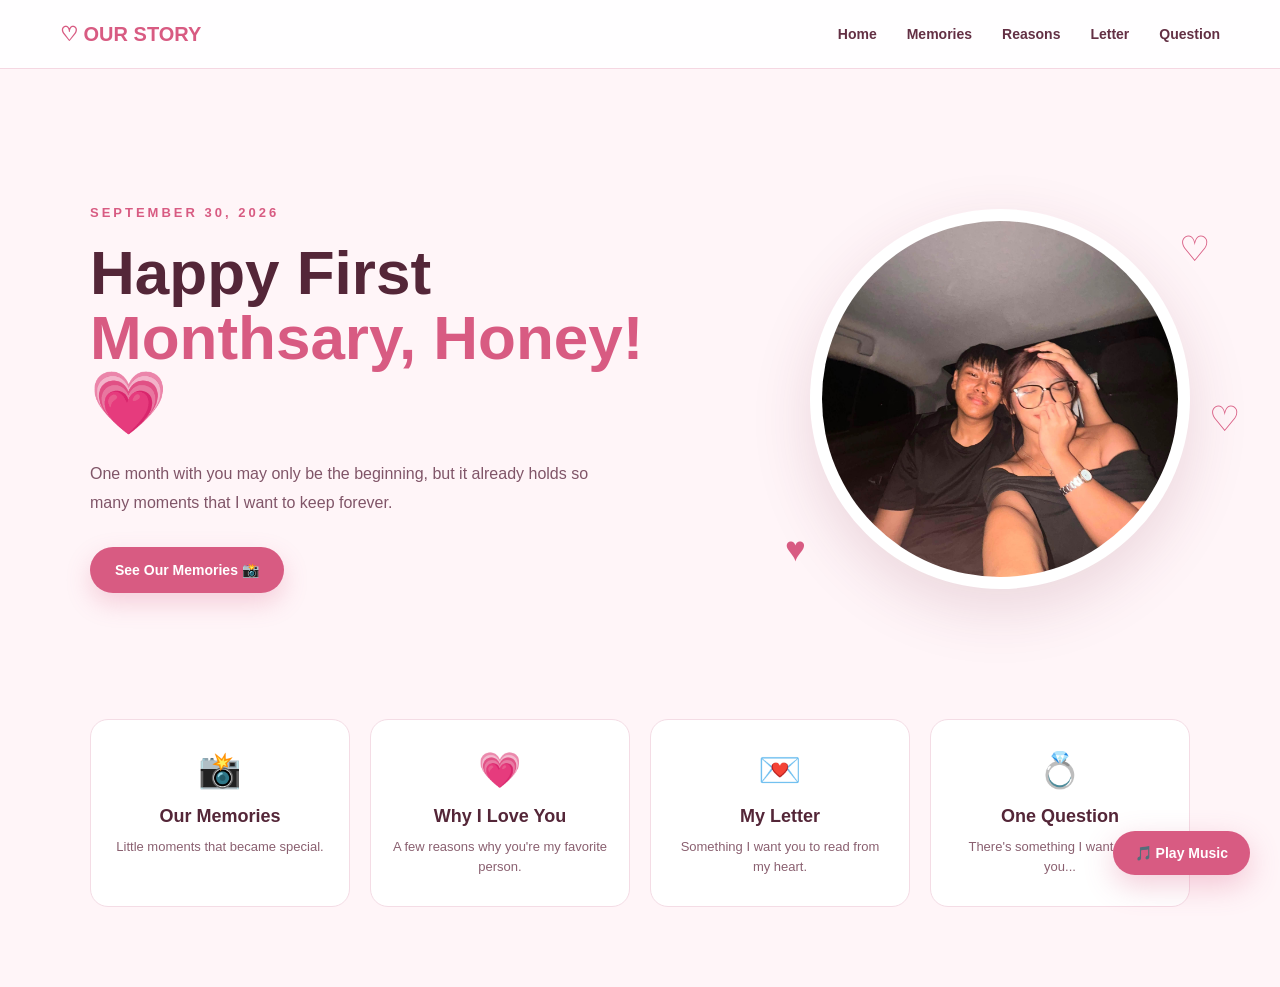
<file: index.html>
<!DOCTYPE html>
<html lang="en">
<head>
    <meta charset="UTF-8">
    <meta name="viewport" content="width=device-width, initial-scale=1.0">
    <title>Our Story 💗</title>
    <link rel="stylesheet" href="style.css">
</head>

<body>

    <nav class="navbar">

        <div class="logo">
            ♡ OUR STORY
        </div>

        <div class="nav-links">
            <a href="home.html">Home</a>
            <a href="memories.html">Memories</a>
            <a href="reasons.html">Reasons</a>
            <a href="letter.html">Letter</a>
            <a href="question.html">Question</a>
        </div>

    </nav>


    <main class="home-page">

        <section class="hero">

            <div class="hero-text">

                <p class="little-title">
                    SEPTEMBER 30, 2026
                </p>

                <h1>
                    Happy First<br>
                    <span>Monthsary, Honey!</span> 💗
                </h1>

                <p class="hero-description">
                    One month with you may only be the beginning,
                    but it already holds so many moments that I
                    want to keep forever.
                </p>

                <a href="memories.html" class="main-button">
                    See Our Memories 📸
                </a>

            </div>


            <div class="hero-photo">

                <div class="circle-photo">
                    <img src="Images/photo1.jpg" alt="Our photo">
                </div>

                <div class="floating-heart heart-one">♡</div>
                <div class="floating-heart heart-two">♥</div>
                <div class="floating-heart heart-three">♡</div>

            </div>

        </section>


        <section class="home-cards">

            <a href="memories.html" class="home-card">
                <div class="card-icon">📸</div>
                <h2>Our Memories</h2>
                <p>Little moments that became special.</p>
            </a>

            <a href="reasons.html" class="home-card">
                <div class="card-icon">💗</div>
                <h2>Why I Love You</h2>
                <p>A few reasons why you're my favorite person.</p>
            </a>

            <a href="letter.html" class="home-card">
                <div class="card-icon">💌</div>
                <h2>My Letter</h2>
                <p>Something I want you to read from my heart.</p>
            </a>

            <a href="question.html" class="home-card">
                <div class="card-icon">💍</div>
                <h2>One Question</h2>
                <p>There's something I want to ask you...</p>
            </a>

        </section>

    </main>


    <!-- MUSIC -->
    <audio id="bgMusic" loop preload="auto">
        <source src="music/music.mp3" type="audio/mpeg">
    </audio>

    <button class="music-button" id="musicButton" onclick="toggleMusic()">
        🎵 Play Music
    </button>


    <script src="script.js"></script>

</body>
</html>
</file>
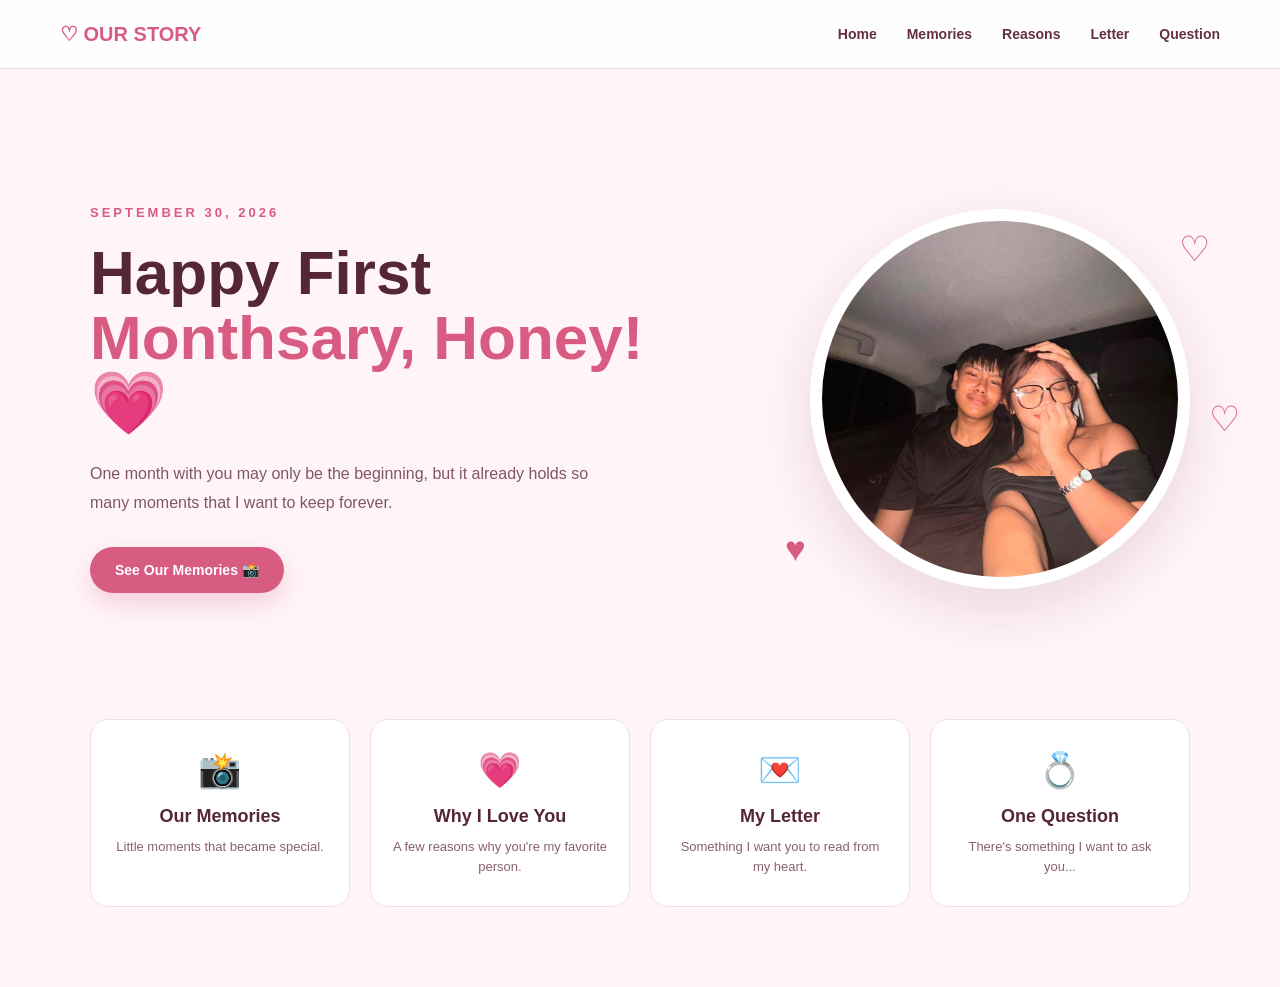
<file: home.html>
<!DOCTYPE html>
<html lang="en">
<head>
    <meta charset="UTF-8">
    <meta name="viewport" content="width=device-width, initial-scale=1.0">
    <title>Our Story 💗</title>
    <link rel="stylesheet" href="style.css">
</head>

<body>

    <nav class="navbar">

        <div class="logo">
            ♡ OUR STORY
        </div>

        <div class="nav-links">
            <a href="home.html">Home</a>
            <a href="memories.html">Memories</a>
            <a href="reasons.html">Reasons</a>
            <a href="letter.html">Letter</a>
            <a href="question.html">Question</a>
        </div>

    </nav>


    <main class="home-page">

        <section class="hero">

            <div class="hero-text">

                <p class="little-title">
                    SEPTEMBER 30, 2026
                </p>

                <h1>
                    Happy First<br>
                    <span>Monthsary, Honey!</span> 💗
                </h1>

                <p class="hero-description">
                    One month with you may only be the beginning,
                    but it already holds so many moments that I
                    want to keep forever.
                </p>

                <a href="memories.html" class="main-button">
                    See Our Memories 📸
                </a>

            </div>


            <div class="hero-photo">

                <div class="circle-photo">
                    <img src="Images/photo1.jpg" alt="Our photo">
                </div>

                <div class="floating-heart heart-one">♡</div>
                <div class="floating-heart heart-two">♥</div>
                <div class="floating-heart heart-three">♡</div>

            </div>

        </section>


        <section class="home-cards">

            <a href="memories.html" class="home-card">
                <div class="card-icon">📸</div>
                <h2>Our Memories</h2>
                <p>Little moments that became special.</p>
            </a>


            <a href="reasons.html" class="home-card">
                <div class="card-icon">💗</div>
                <h2>Why I Love You</h2>
                <p>A few reasons why you're my favorite person.</p>
            </a>


            <a href="letter.html" class="home-card">
                <div class="card-icon">💌</div>
                <h2>My Letter</h2>
                <p>Something I want you to read from my heart.</p>
            </a>


            <a href="question.html" class="home-card">
                <div class="card-icon">💍</div>
                <h2>One Question</h2>
                <p>There's something I want to ask you...</p>
            </a>

        </section>

    </main>

</body>
</html>
</file>
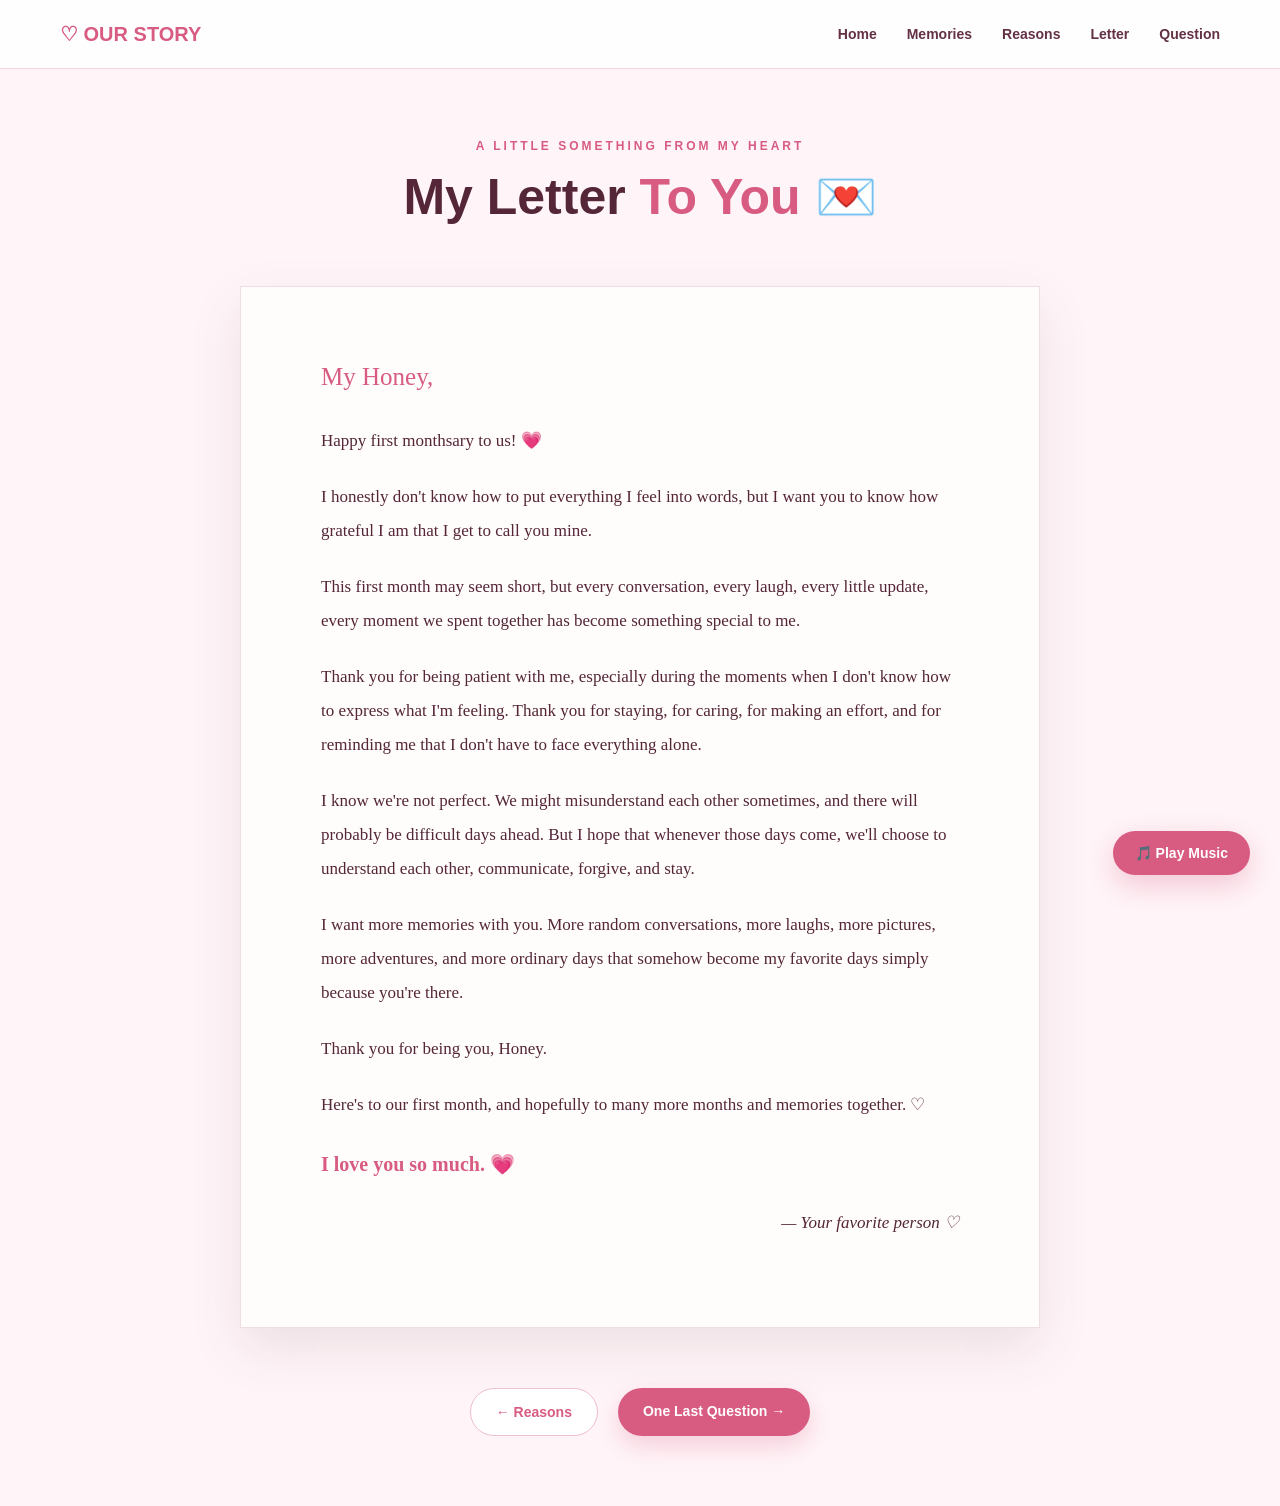
<file: letter.html>
<!DOCTYPE html>
<html lang="en">
<head>
    <meta charset="UTF-8">
    <meta name="viewport" content="width=device-width, initial-scale=1.0">
    <title>My Letter To You 💌</title>
    <link rel="stylesheet" href="style.css">
</head>

<body>

    <nav class="navbar">

        <div class="logo">
            ♡ OUR STORY
        </div>

        <div class="nav-links">
            <a href="home.html">Home</a>
            <a href="memories.html">Memories</a>
            <a href="reasons.html">Reasons</a>
            <a href="letter.html">Letter</a>
            <a href="question.html">Question</a>
        </div>

    </nav>


    <main class="page letter-page">

        <div class="page-heading">

            <p>A LITTLE SOMETHING FROM MY HEART</p>

            <h1>
                My Letter <span>To You</span> 💌
            </h1>

        </div>


        <article class="love-letter">

            <p class="letter-greeting">
                My Honey,
            </p>

            <p>
                Happy first monthsary to us! 💗
            </p>

            <p>
                I honestly don't know how to put everything I feel
                into words, but I want you to know how grateful I am
                that I get to call you mine.
            </p>

            <p>
                This first month may seem short, but every conversation,
                every laugh, every little update, every moment we spent
                together has become something special to me.
            </p>

            <p>
                Thank you for being patient with me, especially during
                the moments when I don't know how to express what I'm
                feeling. Thank you for staying, for caring, for making
                an effort, and for reminding me that I don't have to
                face everything alone.
            </p>

            <p>
                I know we're not perfect. We might misunderstand each
                other sometimes, and there will probably be difficult
                days ahead. But I hope that whenever those days come,
                we'll choose to understand each other, communicate,
                forgive, and stay.
            </p>

            <p>
                I want more memories with you. More random conversations,
                more laughs, more pictures, more adventures, and more
                ordinary days that somehow become my favorite days
                simply because you're there.
            </p>

            <p>
                Thank you for being you, Honey.
            </p>

            <p>
                Here's to our first month, and hopefully to many more
                months and memories together. ♡
            </p>

            <p class="letter-ending">
                I love you so much. 💗
            </p>

            <p class="signature">
                — Your favorite person ♡
            </p>

        </article>


        <div class="page-navigation">

            <a href="reasons.html" class="secondary-button">
                ← Reasons
            </a>

            <a href="question.html" class="main-button">
                One Last Question →
            </a>

        </div>

    </main>


    <!-- MUSIC -->
    <audio id="bgMusic" loop preload="auto">
        <source src="music/music.mp3" type="audio/mpeg">
    </audio>

    <button class="music-button" id="musicButton" onclick="toggleMusic()">
        🎵 Play Music
    </button>


    <script src="script.js"></script>

</body>
</html>
</file>
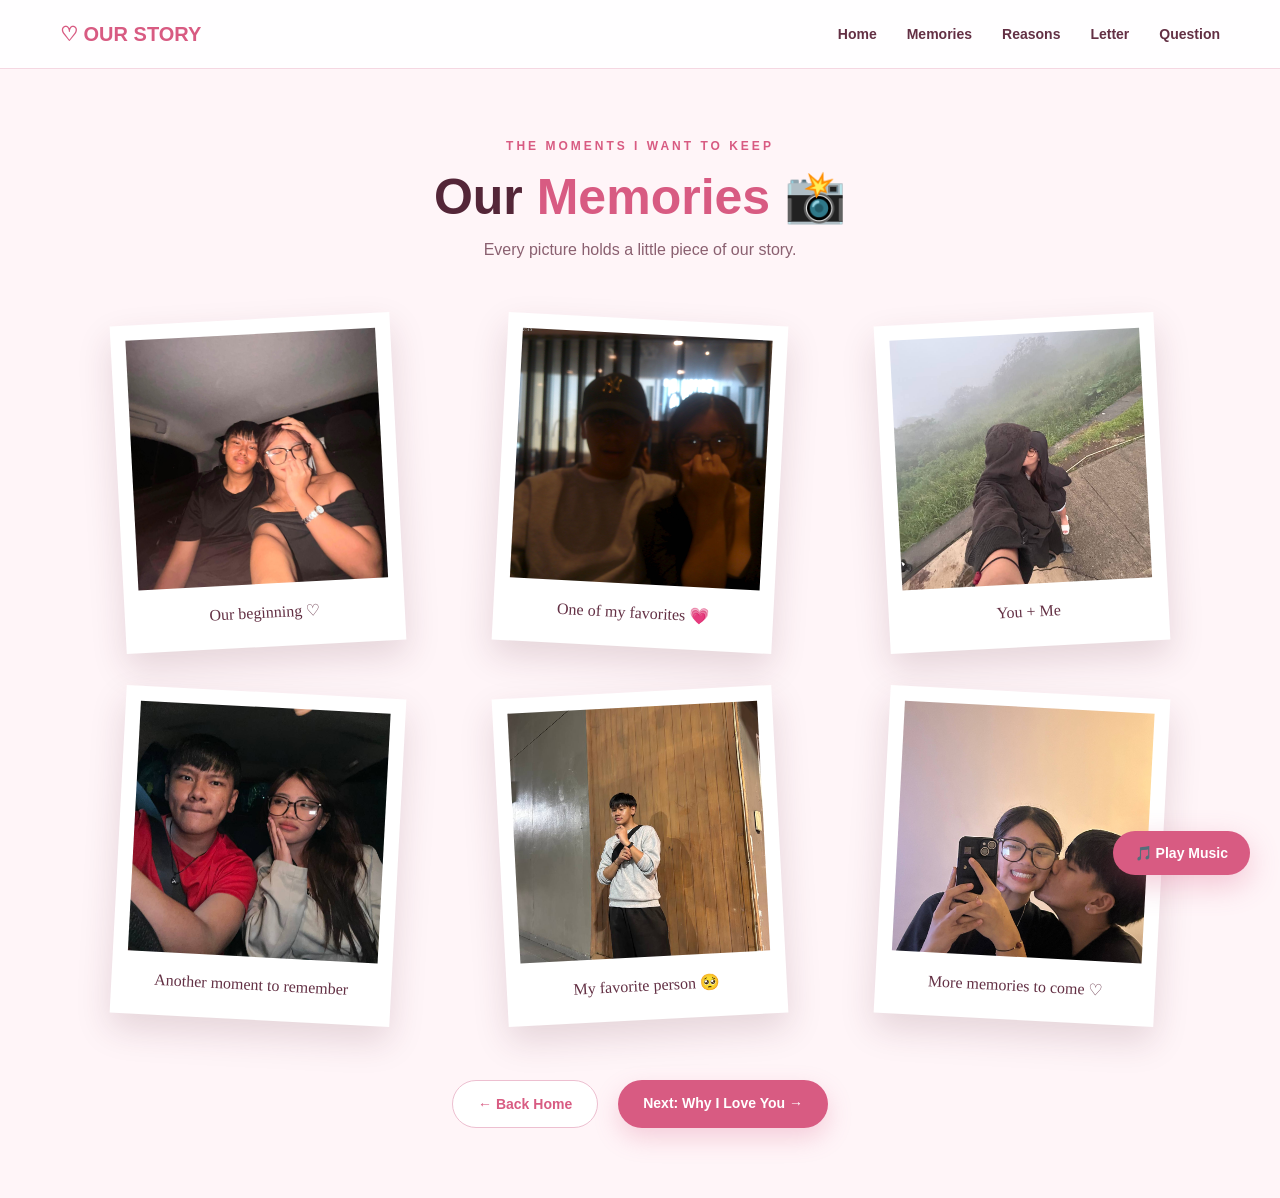
<file: memories.html>
<!DOCTYPE html>
<html lang="en">
<head>
    <meta charset="UTF-8">
    <meta name="viewport" content="width=device-width, initial-scale=1.0">
    <title>Our Memories 💗</title>
    <link rel="stylesheet" href="style.css">
</head>

<body>

    <nav class="navbar">

        <div class="logo">
            ♡ OUR STORY
        </div>

        <div class="nav-links">
            <a href="home.html">Home</a>
            <a href="memories.html">Memories</a>
            <a href="reasons.html">Reasons</a>
            <a href="letter.html">Letter</a>
            <a href="question.html">Question</a>
        </div>

    </nav>


    <main class="page">

        <div class="page-heading">

            <p>THE MOMENTS I WANT TO KEEP</p>

            <h1>
                Our <span>Memories</span> 📸
            </h1>

            <p>
                Every picture holds a little piece of our story.
            </p>

        </div>


        <section class="polaroid-wall">

            <div class="polaroid rotate-left">
                <img src="Images/photo1.jpg" alt="Memory 1">
                <p>Our beginning ♡</p>
            </div>

            <div class="polaroid rotate-right">
                <img src="Images/photo2.jpg" alt="Memory 2">
                <p>One of my favorites 💗</p>
            </div>

            <div class="polaroid rotate-left">
                <img src="Images/photo3.jpg" alt="Memory 3">
                <p>You + Me</p>
            </div>

            <div class="polaroid rotate-right">
                <img src="Images/photo4.jpg" alt="Memory 4">
                <p>Another moment to remember</p>
            </div>

            <div class="polaroid rotate-left">
                <img src="Images/photo5.jpg" alt="Memory 5">
                <p>My favorite person 🥺</p>
            </div>

            <div class="polaroid rotate-right">
                <img src="Images/photo6.jpg" alt="Memory 6">
                <p>More memories to come ♡</p>
            </div>

        </section>


        <div class="page-navigation">

            <a href="home.html" class="secondary-button">
                ← Back Home
            </a>

            <a href="reasons.html" class="main-button">
                Next: Why I Love You →
            </a>

        </div>

    </main>


    <!-- MUSIC -->
    <audio id="bgMusic" loop preload="auto">
        <source src="music/music.mp3" type="audio/mpeg">
    </audio>

    <button class="music-button" id="musicButton" onclick="toggleMusic()">
        🎵 Play Music
    </button>


    <script src="script.js"></script>

</body>
</html>
</file>
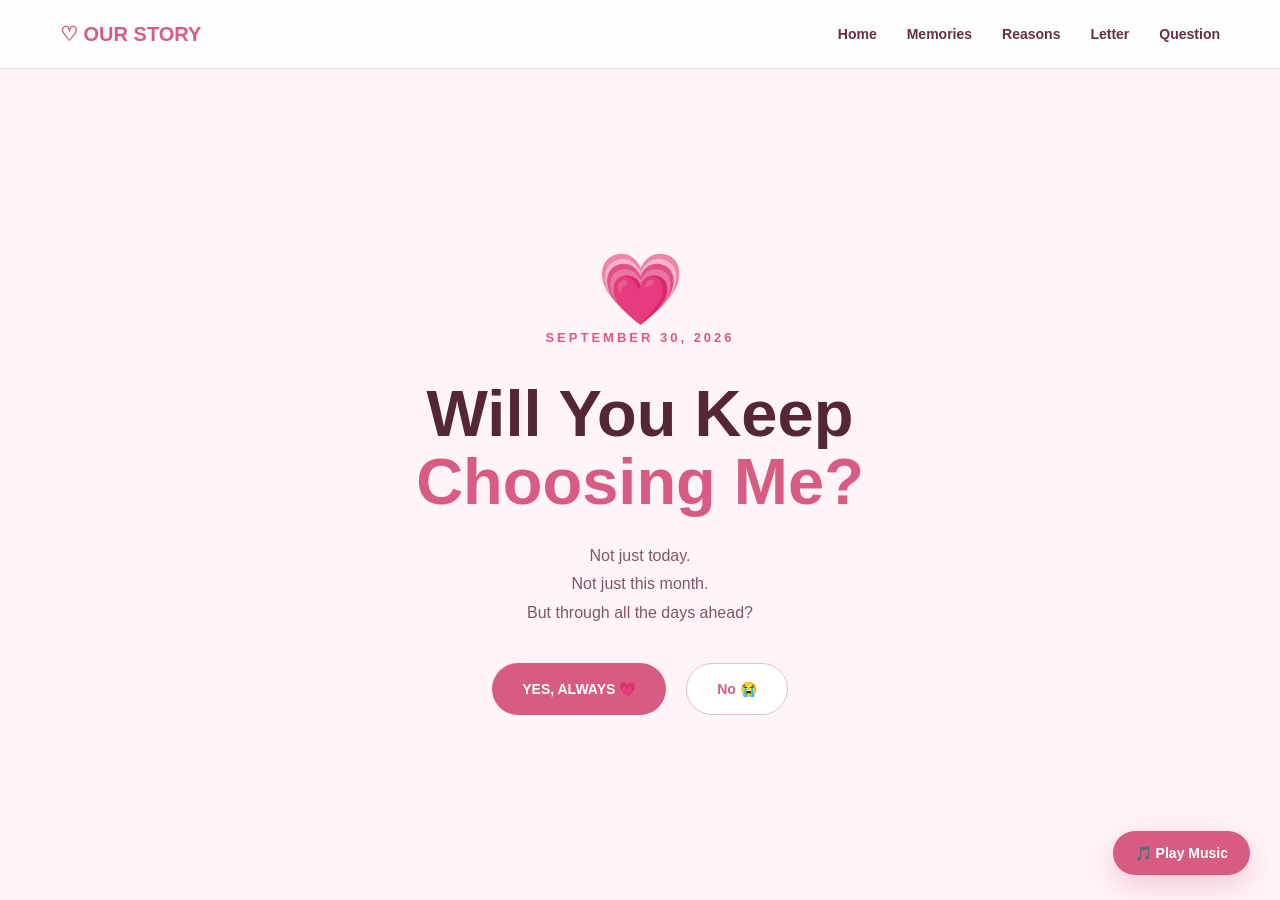
<file: question.html>
<!DOCTYPE html>
<html lang="en">
<head>
    <meta charset="UTF-8">
    <meta name="viewport" content="width=device-width, initial-scale=1.0">
    <title>One Question 💍</title>
    <link rel="stylesheet" href="style.css">
</head>

<body>

    <nav class="navbar">

        <div class="logo">
            ♡ OUR STORY
        </div>

        <div class="nav-links">
            <a href="home.html">Home</a>
            <a href="memories.html">Memories</a>
            <a href="reasons.html">Reasons</a>
            <a href="letter.html">Letter</a>
            <a href="question.html">Question</a>
        </div>

    </nav>


    <main class="question-page">

        <div class="question-heart">
            💗
        </div>

        <p class="little-title">
            SEPTEMBER 30, 2026
        </p>

        <h1>
            Will You Keep<br>
            <span>Choosing Me?</span>
        </h1>

        <p class="question-text">
            Not just today.<br>
            Not just this month.<br>
            But through all the days ahead?
        </p>


        <div class="question-buttons">

            <button onclick="sayYes()" class="yes-button">
                YES, ALWAYS 💗
            </button>

            <button id="noButton" class="no-button">
                No 😭
            </button>

        </div>


        <div id="yesMessage" class="yes-message">

            <div class="big-heart">
                💗
            </div>

            <h2>
                I KNEW IT! 🥺
            </h2>

            <p>
                Happy First Monthsary, Honey!
            </p>

            <p>
                Here's to choosing each other,
                again and again. ♡
            </p>

            <div class="date">
                September 30, 2026
            </div>

        </div>

    </main>


    <!-- MUSIC -->
    <audio id="bgMusic" loop preload="auto">
        <source src="music/music.mp3" type="audio/mpeg">
    </audio>

    <button class="music-button" id="musicButton" onclick="toggleMusic()">
        🎵 Play Music
    </button>


    <script src="script.js"></script>

</body>
</html>
</file>
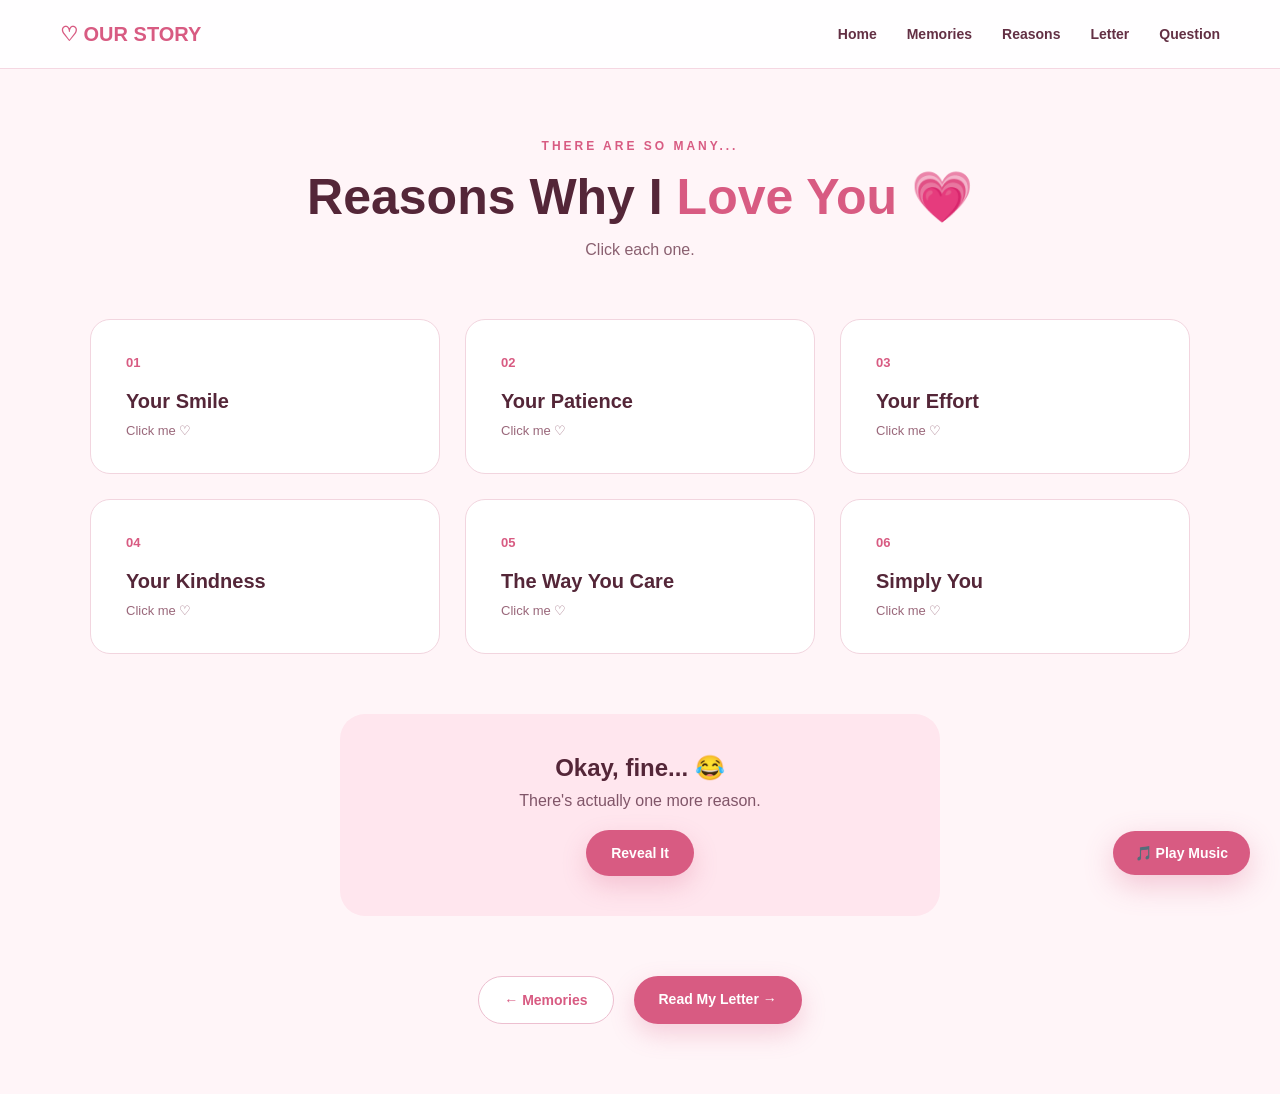
<file: reasons.html>
<!DOCTYPE html>
<html lang="en">
<head>
    <meta charset="UTF-8">
    <meta name="viewport" content="width=device-width, initial-scale=1.0">
    <title>Why I Love You 💗</title>
    <link rel="stylesheet" href="style.css">
</head>

<body>

    <nav class="navbar">

        <div class="logo">
            ♡ OUR STORY
        </div>

        <div class="nav-links">
            <a href="home.html">Home</a>
            <a href="memories.html">Memories</a>
            <a href="reasons.html">Reasons</a>
            <a href="letter.html">Letter</a>
            <a href="question.html">Question</a>
        </div>

    </nav>


    <main class="page">

        <div class="page-heading">

            <p>THERE ARE SO MANY...</p>

            <h1>
                Reasons Why I <span>Love You</span> 💗
            </h1>

            <p>Click each one.</p>

        </div>


        <section class="reasons-grid">

            <button onclick="showReason(1)" class="reason-card">
                <span>01</span>
                <h2>Your Smile</h2>
                <p>Click me ♡</p>
            </button>

            <button onclick="showReason(2)" class="reason-card">
                <span>02</span>
                <h2>Your Patience</h2>
                <p>Click me ♡</p>
            </button>

            <button onclick="showReason(3)" class="reason-card">
                <span>03</span>
                <h2>Your Effort</h2>
                <p>Click me ♡</p>
            </button>

            <button onclick="showReason(4)" class="reason-card">
                <span>04</span>
                <h2>Your Kindness</h2>
                <p>Click me ♡</p>
            </button>

            <button onclick="showReason(5)" class="reason-card">
                <span>05</span>
                <h2>The Way You Care</h2>
                <p>Click me ♡</p>
            </button>

            <button onclick="showReason(6)" class="reason-card">
                <span>06</span>
                <h2>Simply You</h2>
                <p>Click me ♡</p>
            </button>

        </section>


        <div class="funny-box">

            <h2>Okay, fine... 😂</h2>

            <p>
                There's actually one more reason.
            </p>

            <button onclick="showFunny()" class="main-button">
                Reveal It
            </button>

        </div>


        <div class="page-navigation">

            <a href="memories.html" class="secondary-button">
                ← Memories
            </a>

            <a href="letter.html" class="main-button">
                Read My Letter →
            </a>

        </div>

    </main>


    <div class="popup" id="reasonPopup">

        <div class="popup-box">

            <button class="close-popup" onclick="closePopup()">
                ×
            </button>

            <div id="popupHeart">💗</div>

            <h2 id="popupTitle"></h2>

            <p id="popupText"></p>

        </div>

    </div>


    <!-- MUSIC -->
    <audio id="bgMusic" loop preload="auto">
        <source src="music/music.mp3" type="audio/mpeg">
    </audio>

    <button class="music-button" id="musicButton" onclick="toggleMusic()">
        🎵 Play Music
    </button>


    <script src="script.js"></script>

</body>
</html>
</file>
<file: style.css>
* {
    margin: 0;
    padding: 0;
    box-sizing: border-box;
}

html {
    scroll-behavior: smooth;
}

body {
    font-family: Arial, Helvetica, sans-serif;
    background: #fff5f8;
    color: #542638;
    min-height: 100vh;
}


/* =========================
   NAVBAR
========================= */

.navbar {
    width: 100%;
    padding: 22px 60px;
    background: rgba(255, 255, 255, 0.95);
    border-bottom: 1px solid #f5d7e2;
    display: flex;
    justify-content: space-between;
    align-items: center;
    position: relative;
    z-index: 10;
}

.logo {
    font-size: 20px;
    font-weight: bold;
    color: #d85b82;
}

.nav-links {
    display: flex;
    gap: 30px;
}

.nav-links a {
    text-decoration: none;
    color: #633044;
    font-size: 14px;
    font-weight: bold;
    transition: 0.3s;
}

.nav-links a:hover {
    color: #d85b82;
}


/* =========================
   BUTTONS
========================= */

.main-button,
.secondary-button {
    display: inline-block;
    padding: 15px 25px;
    border-radius: 30px;
    text-decoration: none;
    font-weight: bold;
    border: none;
    cursor: pointer;
    transition: 0.3s;
    font-size: 14px;
}

.main-button {
    background: #d85b82;
    color: white;
    box-shadow: 0 10px 25px rgba(216, 91, 130, 0.25);
}

.main-button:hover {
    background: #c44870;
    transform: translateY(-3px);
}

.secondary-button {
    background: white;
    color: #d85b82;
    border: 1px solid #edbfd0;
}

.secondary-button:hover {
    background: #fff0f5;
    transform: translateY(-3px);
}


/* =========================
   ENVELOPE PAGE
========================= */

.envelope-page {
    min-height: 100vh;
    background: linear-gradient(135deg, #fff7fa, #ffe7ef);
    display: flex;
    justify-content: center;
    align-items: center;
    text-align: center;
    overflow: hidden;
}

.envelope-container {
    display: flex;
    flex-direction: column;
    align-items: center;
}

.envelope {
    width: 420px;
    height: 280px;
    position: relative;
    margin-bottom: 45px;
    cursor: pointer;
}

.envelope-back {
    position: absolute;
    width: 100%;
    height: 100%;
    background: #e58aaa;
    border-radius: 8px;
    box-shadow: 0 25px 50px rgba(120, 40, 70, 0.2);
}

.envelope-front {
    position: absolute;
    bottom: 0;
    width: 100%;
    height: 65%;
    background: #d96f91;
    clip-path: polygon(0 0, 50% 55%, 100% 0, 100% 100%, 0 100%);
    z-index: 4;
}

.envelope-flap {
    position: absolute;
    top: 0;
    left: 0;
    width: 100%;
    height: 55%;
    background: #ed9fb8;
    clip-path: polygon(0 0, 50% 100%, 100% 0);
    transform-origin: top;
    transition: transform 0.8s ease;
    z-index: 5;
}

.envelope.open .envelope-flap {
    transform: rotateX(180deg);
}

.letter-inside {
    position: absolute;
    width: 82%;
    height: 75%;
    left: 9%;
    top: 10%;
    background: white;
    border-radius: 5px;
    z-index: 2;
    transition: 0.8s ease;
}

.envelope.open .letter-inside {
    transform: translateY(-120px);
}

.letter-content {
    padding: 50px 20px;
}

.letter-content span {
    font-size: 30px;
}

.letter-content h2 {
    margin: 10px 0;
    color: #c94f78;
}

.letter-content p {
    color: #7c5060;
}

.open-button {
    background: #d85b82;
    color: white;
    border: none;
    border-radius: 30px;
    padding: 16px 30px;
    font-size: 15px;
    font-weight: bold;
    cursor: pointer;
    box-shadow: 0 10px 25px rgba(216, 91, 130, 0.3);
}

.open-button:hover {
    background: #c44870;
    transform: translateY(-2px);
}

.small-text {
    margin-top: 15px;
    color: #9c6679;
    font-size: 13px;
}


/* =========================
   HOME
========================= */

.home-page {
    max-width: 1200px;
    margin: auto;
    padding: 80px 50px;
}

.hero {
    display: flex;
    justify-content: space-between;
    align-items: center;
    min-height: 500px;
    gap: 80px;
}

.hero-text {
    max-width: 600px;
}

.little-title {
    color: #d85b82;
    font-size: 13px;
    font-weight: bold;
    letter-spacing: 3px;
    margin-bottom: 20px;
}

.hero h1 {
    font-size: 62px;
    line-height: 1.05;
    color: #542638;
    margin-bottom: 25px;
}

.hero h1 span {
    color: #d85b82;
}

.hero-description {
    max-width: 520px;
    line-height: 1.8;
    color: #805568;
    margin-bottom: 30px;
}

.hero-photo {
    position: relative;
}

.circle-photo {
    width: 380px;
    height: 380px;
    border-radius: 50%;
    padding: 12px;
    background: white;
    box-shadow: 0 20px 60px rgba(120, 40, 70, 0.15);
}

.circle-photo img {
    width: 100%;
    height: 100%;
    object-fit: cover;
    border-radius: 50%;
}

.floating-heart {
    position: absolute;
    color: #d85b82;
    font-size: 35px;
    animation: float 3s ease-in-out infinite;
}

.heart-one {
    top: 20px;
    right: -20px;
}

.heart-two {
    bottom: 20px;
    left: -25px;
    animation-delay: 1s;
}

.heart-three {
    top: 50%;
    right: -50px;
    animation-delay: 2s;
}

@keyframes float {
    0%, 100% {
        transform: translateY(0);
    }

    50% {
        transform: translateY(-15px);
    }
}


/* =========================
   HOME CARDS
========================= */

.home-cards {
    margin-top: 70px;
    display: grid;
    grid-template-columns: repeat(4, 1fr);
    gap: 20px;
}

.home-card {
    background: white;
    border: 1px solid #f4dce5;
    padding: 30px 20px;
    border-radius: 18px;
    text-decoration: none;
    color: #542638;
    text-align: center;
    transition: 0.3s;
}

.home-card:hover {
    transform: translateY(-8px);
    box-shadow: 0 15px 35px rgba(120, 40, 70, 0.12);
}

.card-icon {
    font-size: 35px;
    margin-bottom: 15px;
}

.home-card h2 {
    font-size: 18px;
    margin-bottom: 10px;
}

.home-card p {
    font-size: 13px;
    color: #8a6070;
    line-height: 1.5;
}


/* =========================
   GENERAL PAGES
========================= */

.page {
    max-width: 1200px;
    margin: auto;
    padding: 70px 50px;
}

.page-heading {
    text-align: center;
    margin-bottom: 60px;
}

.page-heading > p:first-child {
    color: #d85b82;
    font-size: 12px;
    letter-spacing: 3px;
    font-weight: bold;
}

.page-heading h1 {
    font-size: 50px;
    margin: 15px 0;
}

.page-heading h1 span {
    color: #d85b82;
}

.page-heading p:last-child {
    color: #8a6070;
}


/* =========================
   POLAROIDS
========================= */

.polaroid-wall {
    display: grid;
    grid-template-columns: repeat(3, 1fr);
    gap: 45px;
    justify-items: center;
}

.polaroid {
    background: white;
    padding: 15px 15px 25px;
    width: 280px;
    box-shadow: 0 15px 35px rgba(80, 30, 50, 0.15);
    transition: 0.3s;
}

.polaroid:hover {
    transform: rotate(0deg) scale(1.05);
    z-index: 2;
}

.polaroid img {
    width: 100%;
    height: 250px;
    object-fit: cover;
}

.polaroid p {
    text-align: center;
    margin-top: 15px;
    font-family: cursive;
    color: #633044;
}

.rotate-left {
    transform: rotate(-3deg);
}

.rotate-right {
    transform: rotate(3deg);
}


/* =========================
   REASONS
========================= */

.reasons-grid {
    display: grid;
    grid-template-columns: repeat(3, 1fr);
    gap: 25px;
}

.reason-card {
    background: white;
    border: 1px solid #f2d5df;
    border-radius: 20px;
    padding: 35px;
    text-align: left;
    cursor: pointer;
    color: #542638;
    transition: 0.3s;
}

.reason-card:hover {
    transform: translateY(-7px);
    box-shadow: 0 15px 35px rgba(120, 40, 70, 0.12);
}

.reason-card span {
    color: #d85b82;
    font-weight: bold;
    font-size: 13px;
}

.reason-card h2 {
    margin: 20px 0 10px;
}

.reason-card p {
    color: #9a687b;
    font-size: 13px;
}

.funny-box {
    margin: 60px auto;
    padding: 40px;
    background: #ffe6ee;
    border-radius: 25px;
    text-align: center;
    max-width: 600px;
}

.funny-box h2 {
    margin-bottom: 10px;
}

.funny-box p {
    margin-bottom: 20px;
    color: #805568;
}


/* =========================
   POPUP
========================= */

.popup {
    display: none;
    position: fixed;
    inset: 0;
    background: rgba(70, 20, 40, 0.5);
    justify-content: center;
    align-items: center;
    z-index: 100;
}

.popup.show {
    display: flex;
}

.popup-box {
    position: relative;
    width: 450px;
    background: white;
    padding: 50px;
    border-radius: 25px;
    text-align: center;
    box-shadow: 0 25px 70px rgba(50, 20, 30, 0.25);
    animation: popup 0.3s ease;
}

@keyframes popup {
    from {
        transform: scale(0.7);
        opacity: 0;
    }

    to {
        transform: scale(1);
        opacity: 1;
    }
}

.popup-box h2 {
    margin: 20px 0 10px;
}

.popup-box p {
    color: #805568;
    line-height: 1.7;
}

#popupHeart {
    font-size: 45px;
}

.close-popup {
    position: absolute;
    right: 20px;
    top: 15px;
    border: none;
    background: none;
    font-size: 30px;
    cursor: pointer;
    color: #9a687b;
}


/* =========================
   LETTER
========================= */

.letter-page {
    max-width: 900px;
}

.love-letter {
    background: #fffdfb;
    padding: 65px 80px;
    border: 1px solid #efdfe4;
    box-shadow: 0 20px 50px rgba(80, 30, 50, 0.1);
    line-height: 2;
    font-family: Georgia, serif;
    font-size: 17px;
}

.love-letter p {
    margin-bottom: 22px;
}

.letter-greeting {
    font-size: 25px;
    color: #d85b82;
}

.letter-ending {
    color: #d85b82;
    font-weight: bold;
    font-size: 20px;
}

.signature {
    text-align: right;
    font-style: italic;
}


/* =========================
   PAGE NAVIGATION
========================= */

.page-navigation {
    display: flex;
    justify-content: center;
    gap: 20px;
    margin-top: 60px;
}


/* =========================
   FINAL QUESTION
========================= */

.question-page {
    min-height: calc(100vh - 75px);
    display: flex;
    flex-direction: column;
    align-items: center;
    justify-content: center;
    text-align: center;
    padding: 60px;
}

.question-heart {
    font-size: 70px;
    animation: heartbeat 1.5s infinite;
}

@keyframes heartbeat {
    0%, 100% {
        transform: scale(1);
    }

    50% {
        transform: scale(1.15);
    }
}

.question-page h1 {
    font-size: 65px;
    line-height: 1.05;
    margin: 15px 0 25px;
}

.question-page h1 span {
    color: #d85b82;
}

.question-text {
    color: #805568;
    line-height: 1.8;
    margin-bottom: 35px;
}

.question-buttons {
    display: flex;
    gap: 20px;
}

.yes-button,
.no-button {
    border: none;
    padding: 17px 30px;
    border-radius: 30px;
    font-weight: bold;
    cursor: pointer;
    font-size: 14px;
}

.yes-button {
    background: #d85b82;
    color: white;
}

.yes-button:hover {
    background: #c44870;
}

.no-button {
    background: white;
    color: #d85b82;
    border: 1px solid #e9bdcd;
}

.yes-message {
    display: none;
    margin-top: 35px;
    padding: 40px;
    background: white;
    border-radius: 25px;
    box-shadow: 0 20px 50px rgba(100, 30, 60, 0.15);
    animation: popup 0.4s ease;
}

.yes-message.show {
    display: block;
}

.big-heart {
    font-size: 55px;
}

.yes-message h2 {
    margin: 15px 0;
    color: #d85b82;
}

.yes-message p {
    margin: 8px;
    color: #805568;
}

.date {
    margin-top: 20px;
    color: #d85b82;
    font-weight: bold;
}


/* =========================
   RESPONSIVE
========================= */

@media (max-width: 900px) {

    .navbar {
        padding: 20px 30px;
        flex-direction: column;
        gap: 20px;
    }

    .nav-links {
        gap: 15px;
        flex-wrap: wrap;
        justify-content: center;
    }

    .hero {
        flex-direction: column;
        text-align: center;
    }

    .hero h1 {
        font-size: 48px;
    }

    .home-cards {
        grid-template-columns: repeat(2, 1fr);
    }

    .polaroid-wall {
        grid-template-columns: repeat(2, 1fr);
    }

    .reasons-grid {
        grid-template-columns: repeat(2, 1fr);
    }
}
/* =========================
   MUSIC BUTTON
========================= */

.music-button {
    position: fixed;
    right: 30px;
    bottom: 25px;

    z-index: 9999;

    border: none;
    border-radius: 30px;

    padding: 14px 22px;

    background: #d85b82;
    color: white;

    font-size: 14px;
    font-weight: bold;

    cursor: pointer;

    box-shadow: 0 10px 30px rgba(216, 91, 130, 0.3);

    transition: 0.3s;
}

.music-button:hover {
    background: #c44870;
    transform: translateY(-3px);
}

.music-button.playing {
    background: #542638;
}

@media (max-width: 700px) {

    .music-button {
        right: 15px;
        bottom: 15px;
        padding: 12px 18px;
    }

}
</file>
